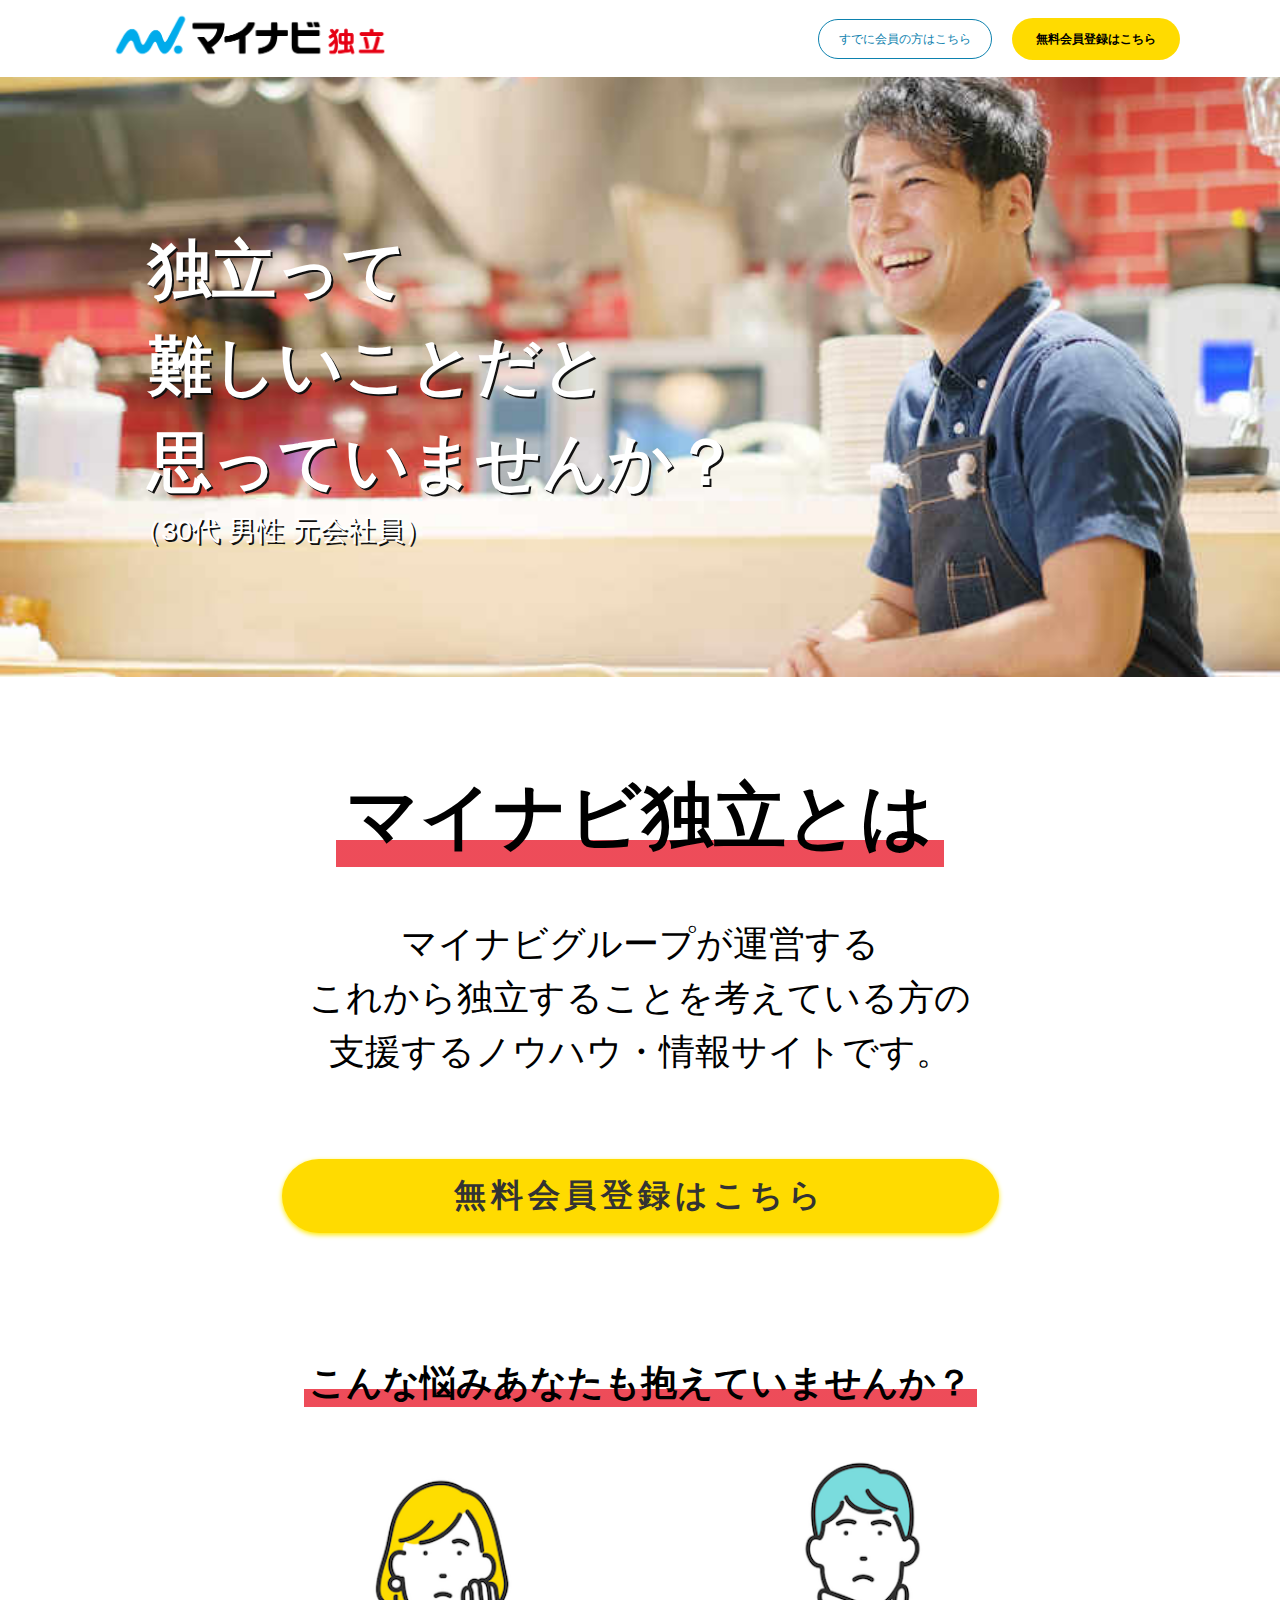
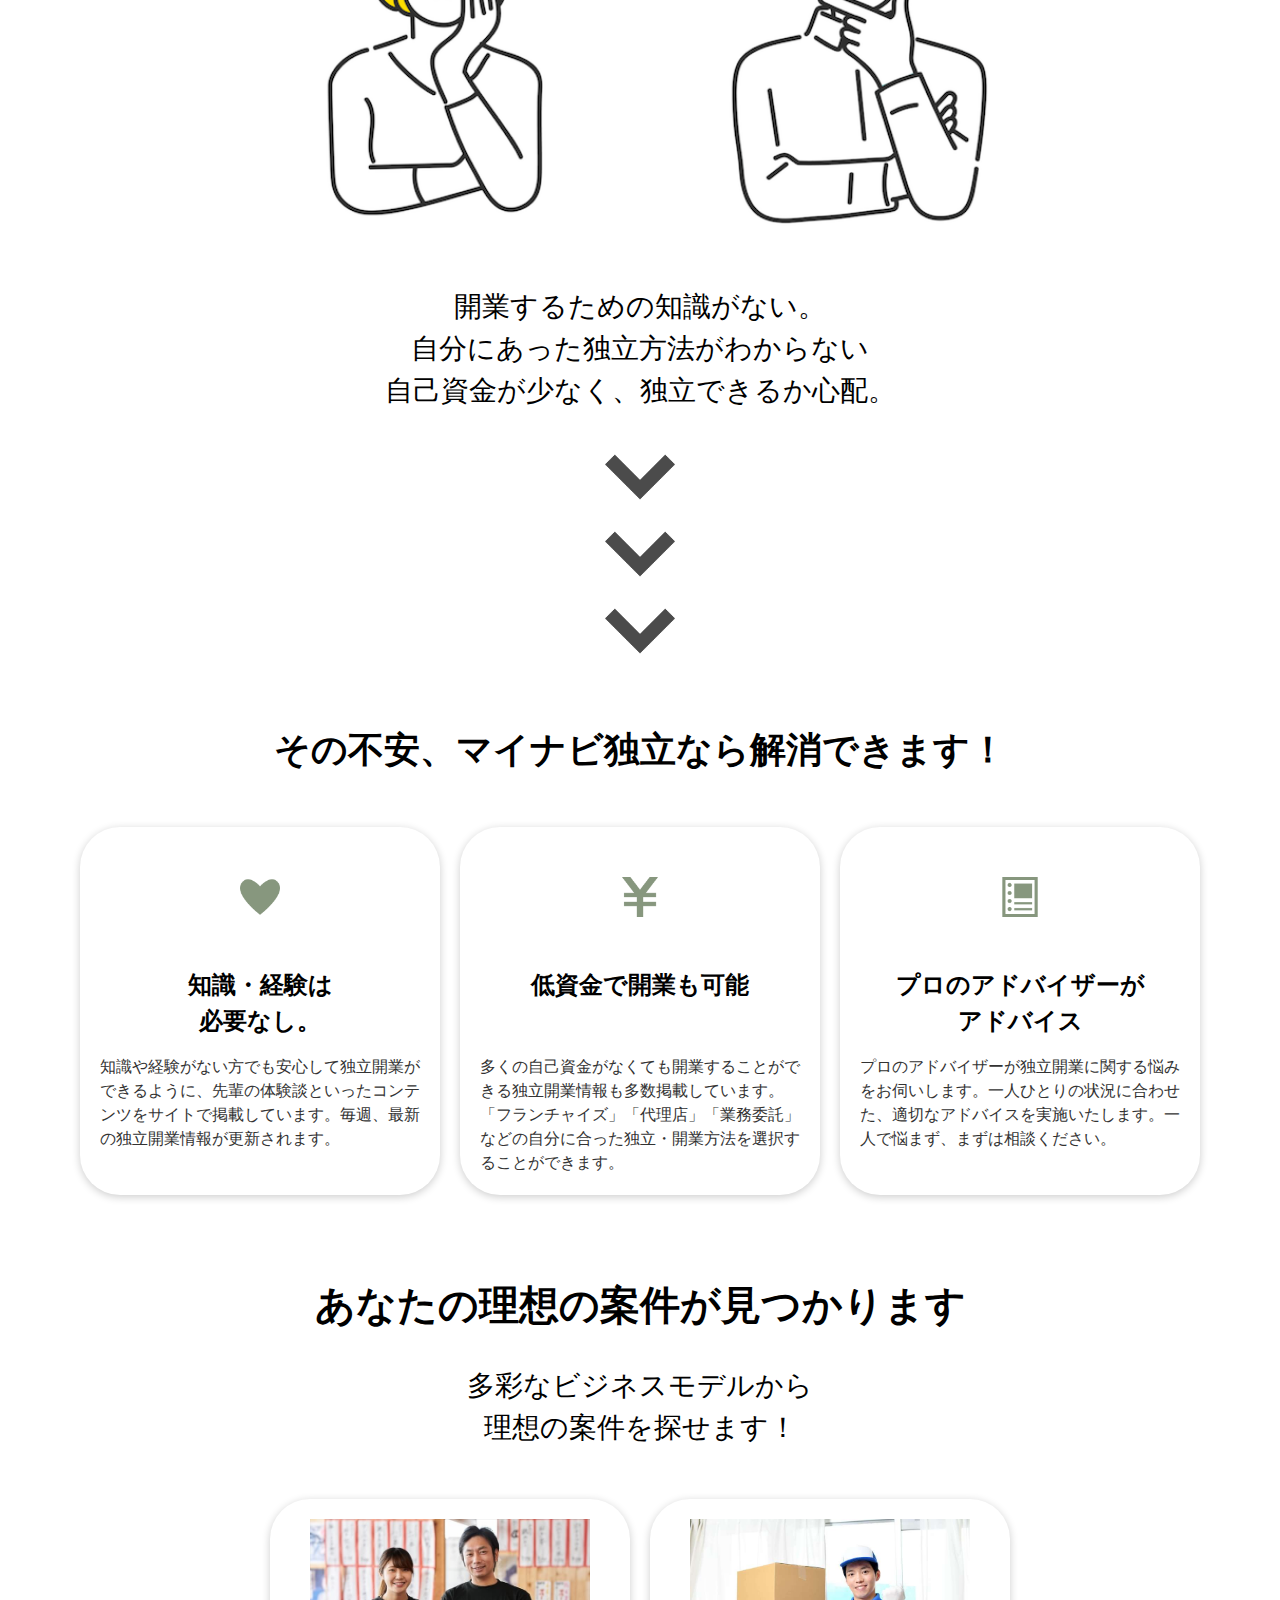
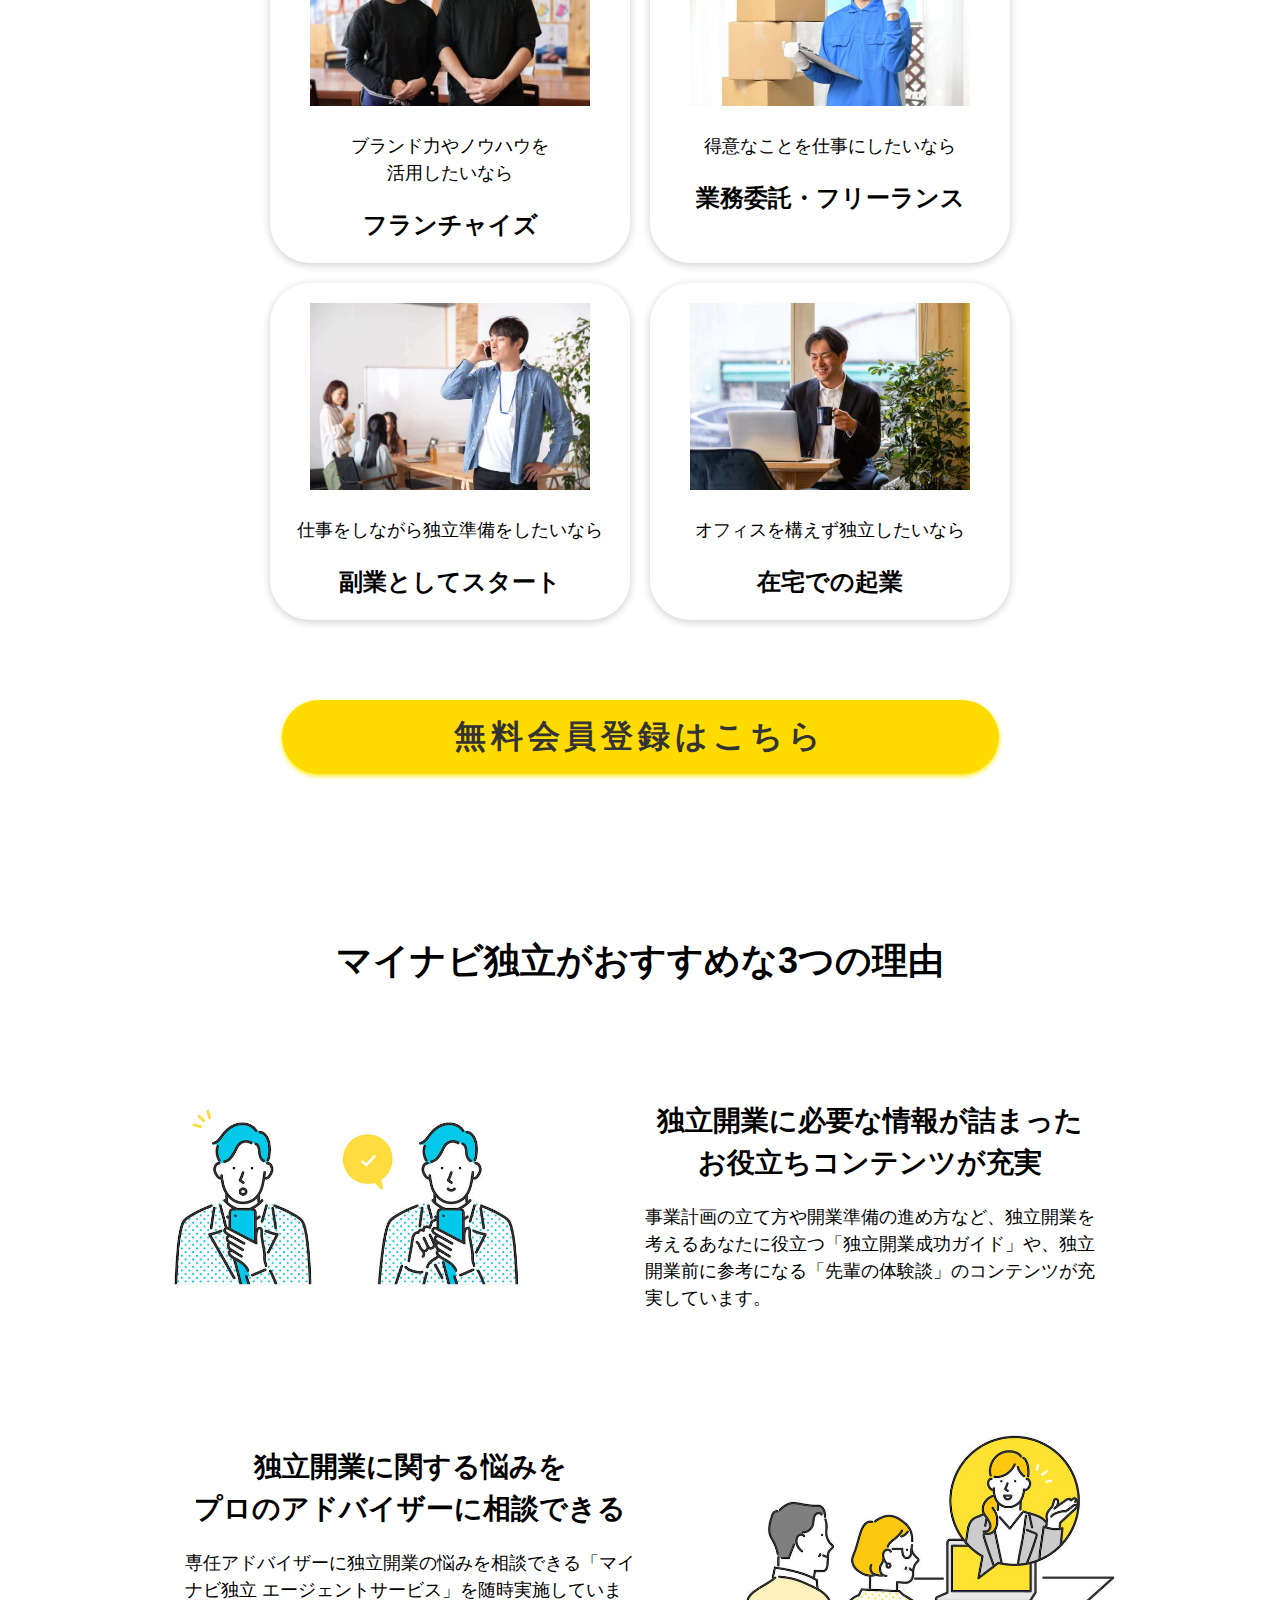
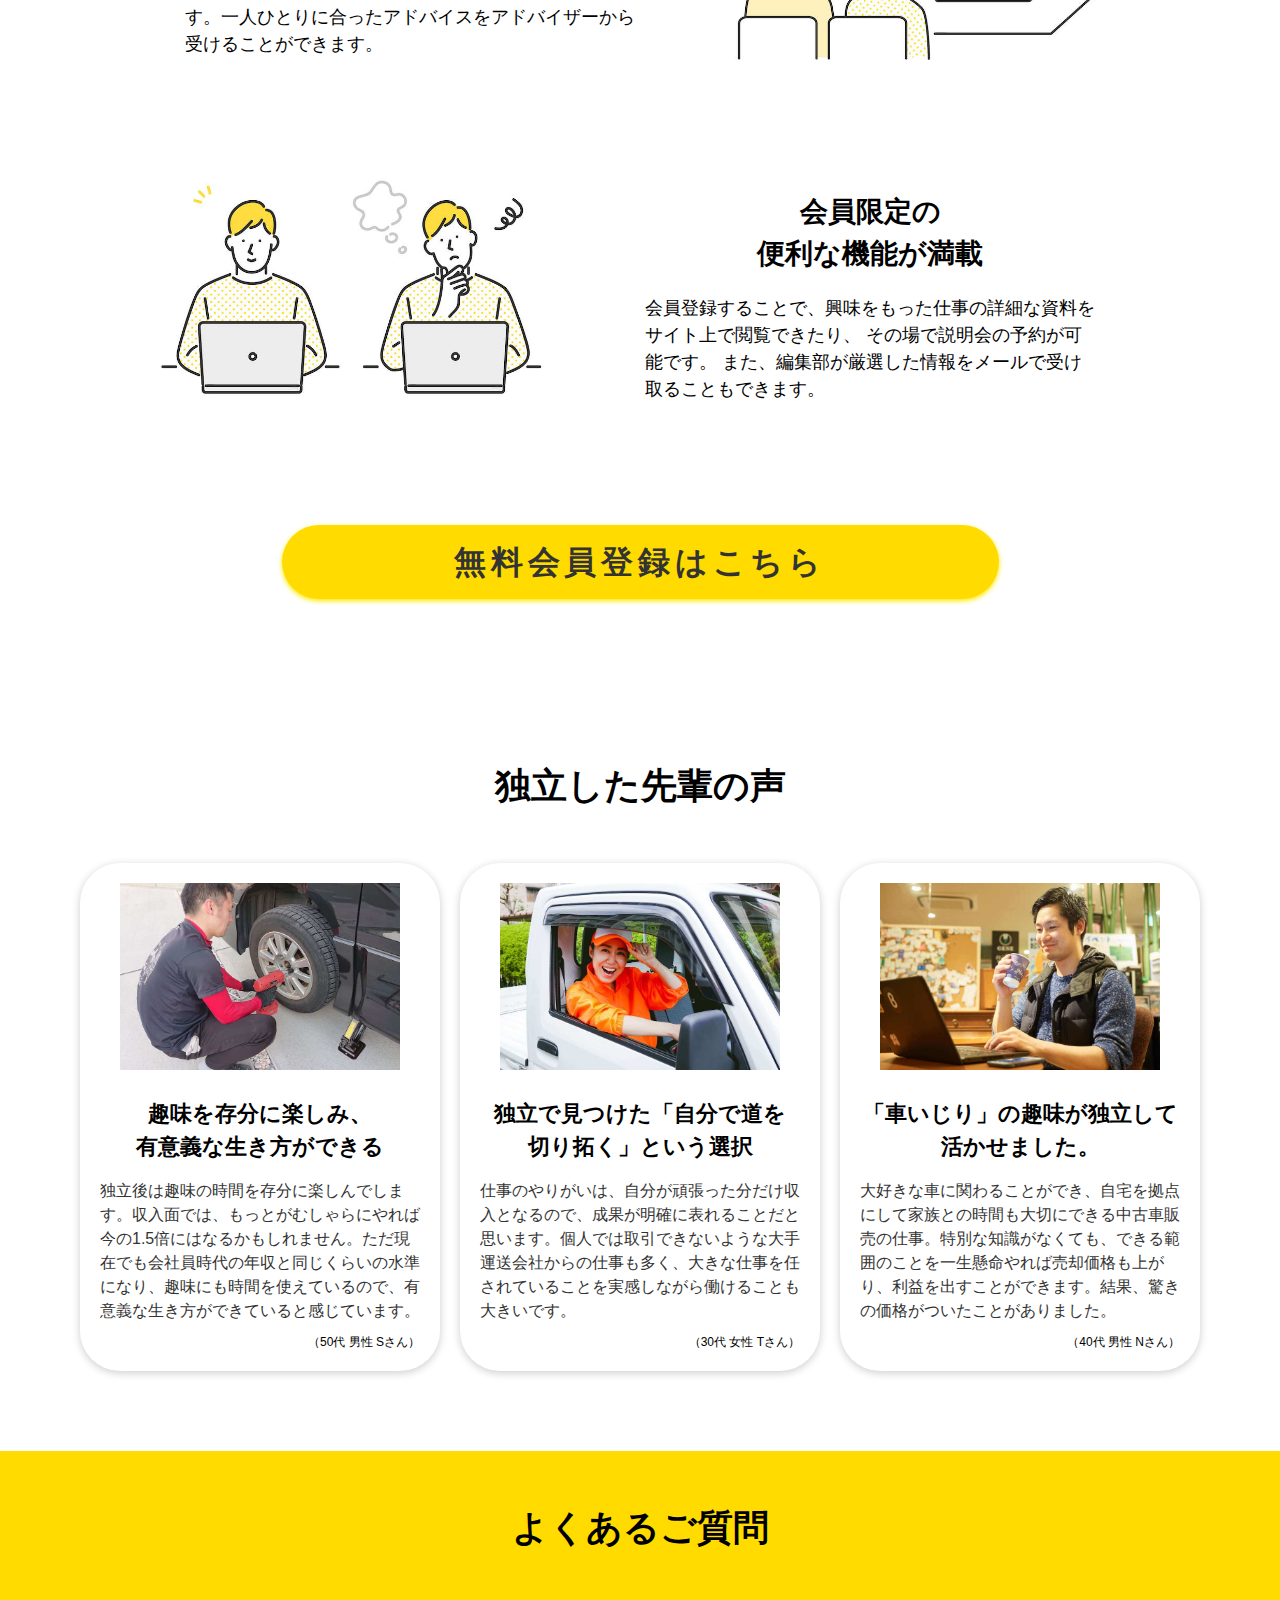
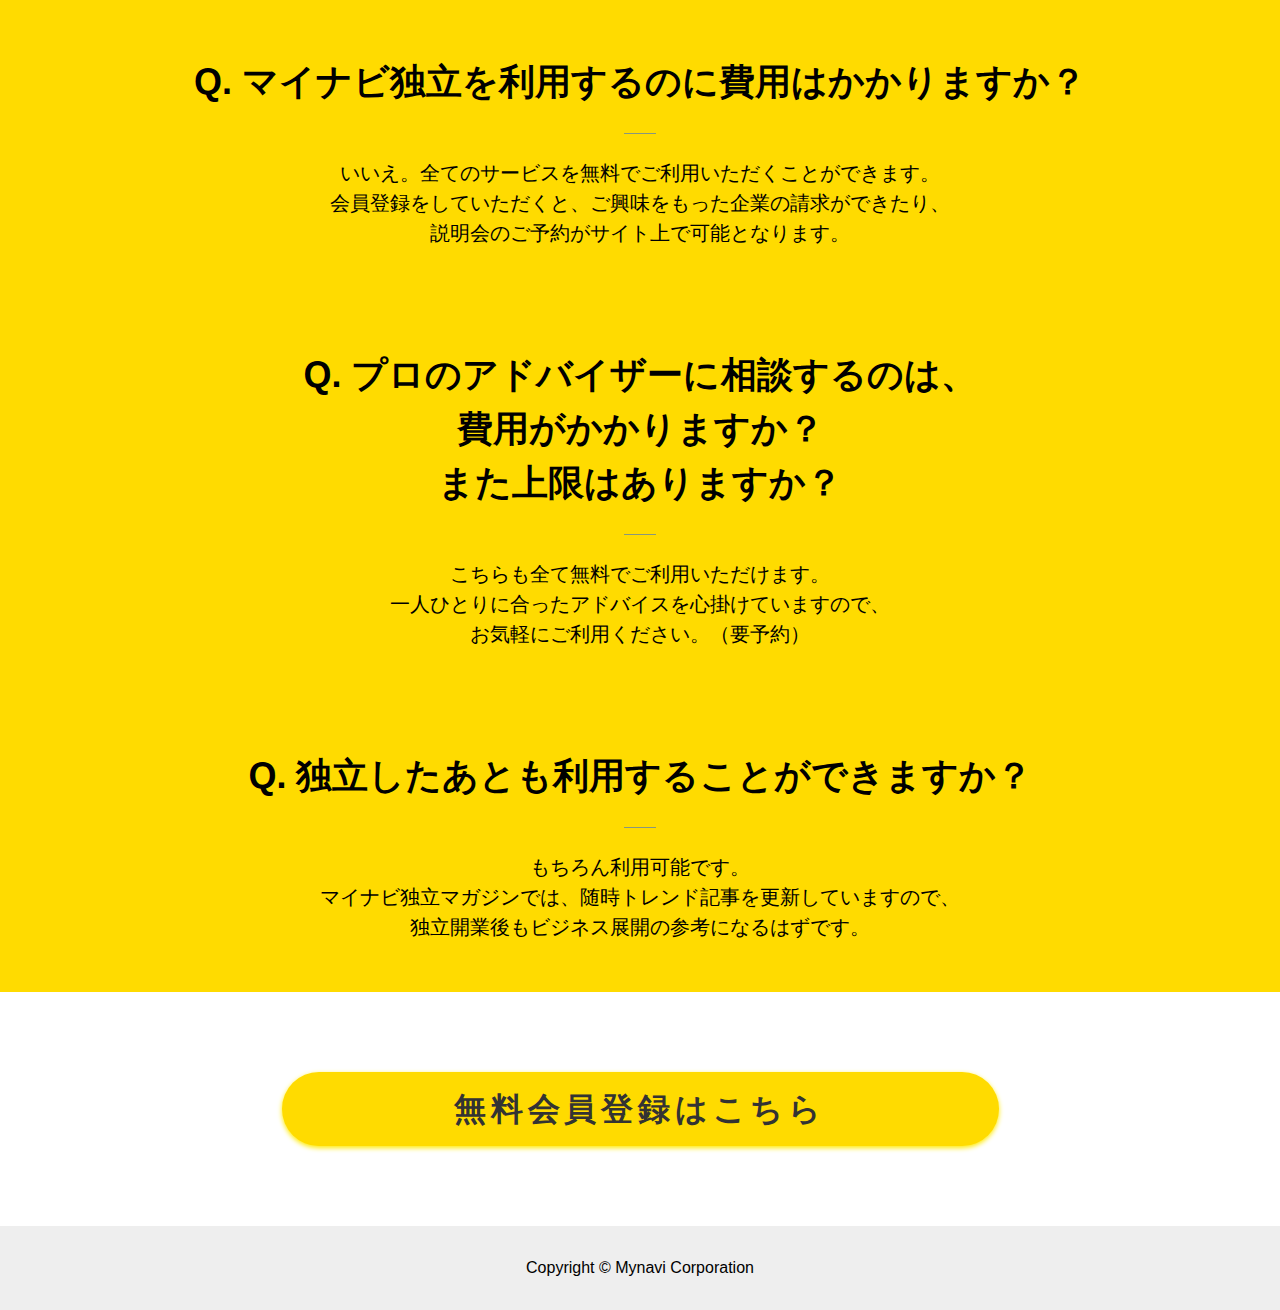
<file: index.html>
<!DOCTYPE html>
<html lang="ja">
<head>
    <!-- Google Tag Manager -->
    <script>(function(w,d,s,l,i){w[l]=w[l]||[];w[l].push({'gtm.start':
    new Date().getTime(),event:'gtm.js'});var f=d.getElementsByTagName(s)[0],
    j=d.createElement(s),dl=l!='dataLayer'?'&l='+l:'';j.async=true;j.src=
    'https://www.googletagmanager.com/gtm.js?id='+i+dl;f.parentNode.insertBefore(j,f);
    })(window,document,'script','dataLayer','GTM-NZ5RBD');</script>
    <!-- End Google Tag Manager -->
    
    <meta charset="UTF-8">
    <meta http-equiv="X-UA-Compatible" content="IE=edge">
    <meta name="viewport" content="width=device-width, initial-scale=1.0">
    <title>理想の独立・開業・起業を探すなら【マイナビ独立】</title>
    <meta name="description" content="国内最大級の案件数で、独立開業／フランチャイズ／業務委託／起業／個人事業主などの案件情報が多数。これから独立したい人のための起業の流れがわかる情報コンテンツや無料の相談窓口などあり。無料会員登録でマイナビ独立限定情報をお届け。">
    <meta name=”keywords” content=”独立,業務委託,起業,開業,独立開業,副業,個人事業,脱サラ”>
    <link rel="stylesheet" href="css/reset.css">
    <link rel="stylesheet" href="css/style.css">
    <script src="https://code.jquery.com/jquery-3.6.0.min.js" integrity="sha256-/xUj+3OJU5yExlq6GSYGSHk7tPXikynS7ogEvDej/m4=" crossorigin="anonymous"></script>
</head>
<body>
    <!-- Google Tag Manager (noscript) -->
    <noscript><iframe src="https://www.googletagmanager.com/ns.html?id=GTM-NZ5RBD"
    height="0" width="0" style="display:none;visibility:hidden"></iframe></noscript>
    <!-- End Google Tag Manager (noscript) -->
    
    <header class="header">
        <div class="header-logo">
            <img src="./img/logo.png" alt="マイナビ独立">
        </div>
        <div class="header-btn">
            <div class="header-already">
                <a href="https://dokuritsu.mynavi.jp/">
                    すでに会員の方はこちら
                </a>
            </div>
            <div class="header-register">
                <a href="https://dokuritsu.mynavi.jp/signup?ec=pr_1001">
                    無料会員登録はこちら
                </a>
            </div>
        </div>
    </header>
    <main>
        <section class="top">
            <!--
            <div class="top-img">
                <img src="./img/top-uncle.png" alt="">
            </div>
            -->
            <div class="top-text">
                <!--
                <div class="top-theme">
                    <div class="top-theme-item">
                        豊富な情報
                    </div>
                    <div class="top-theme-item">
                        豊富な案件
                    </div>
                    <div class="top-theme-item">
                        無料相談
                    </div>
                </div>
                -->
                <div class="top-title">
                    独立って<br>難しいことだと<br>思っていませんか？
                    <br>
                </div>
                <div class="top-title-name">（30代 男性 元会社員）</div>
                <!--
                <div class="top-message">
                    豊富な案件情報と<br class="_tab">ノウハウであなたをサポート！
                </div>
                -->
            </div>
        </section>
        <section class="about">
            <div class="about-title">
                マイナビ独立とは
            </div>
            <div class="about-text">
                マイナビグループが運営する<br>
                これから独立することを<br class="_sp">考えている方の<br>
                支援するノウハウ・<br class="_sp">情報サイトです。
            </div>
            <div class="last-btn">
                <a href="https://dokuritsu.mynavi.jp/signup?ec=pr_1001">
                    無料会員登録はこちら
                </a>
            </div>
        </section>
        <section class="worry">
            <div class="worry-title worry-title-pc">
                こんな悩みあなたも<br class="_sp">抱えていませんか？
            </div>
            <div class="worry-title worry-title-sp">
                こんな悩みあなたも<br>
            </div>
            <br>
            <div class="worry-title worry-title-sp">
                抱えていませんか？
            </div>
            <div class="worry-area">
                <div class="worry-uncle">
                    <img src="./img/worry.png" alt="">
                </div>
                <div class="worry-message">
                    開業するための知識がない。<br>
                    自分にあった独立方法がわからない<br>
                    自己資金が少なく、<br class="_sp">独立できるか心配。
                </div>
                <div class="worry-arrow">
                    <img src="./img/arrow-under.png" alt="">
                </div>
                <div class="worry-arrow">
                    <img src="./img/arrow-under.png" alt="">
                </div>
                <div class="worry-arrow">
                    <img src="./img/arrow-under.png" alt="">
                </div>
            </div>
        </section>
        <section class="relief">
            <div class="relief-title">
                その不安、マイナビ独立なら<br class="_sp">解消できます！
            </div>
            <ul class="relief-list">
                <li class="relief-item">
                    <div class="relief-item-img">
                        <img src="./img/relief01.png" alt="">
                    </div>
                    <div class="relief-item-title">
                        知識・経験は<br>必要なし。
                    </div>
                    <div class="relief-item-text">
                        知識や経験がない方でも安心して独立開業ができるように、先輩の体験談といったコンテンツをサイトで掲載しています。毎週、最新の独立開業情報が更新されます。
                    </div>
                </li>
                <li class="relief-item">
                    <div class="relief-item-img">
                        <img src="./img/relief02.png" alt="">
                    </div>
                    <div class="relief-item-title">
                        低資金で開業も可能
                        <br><br>
                    </div>
                    <div class="relief-item-text">
                        多くの自己資金がなくても開業することができる独立開業情報も多数掲載しています。「フランチャイズ」「代理店」「業務委託」などの自分に合った独立・開業方法を選択することができます。
                    </div>
                </li>
                <li class="relief-item">
                    <div class="relief-item-img">
                        <img src="./img/relief03.png" alt="">
                    </div>
                    <div class="relief-item-title">
                        プロのアドバイザーが<br>アドバイス
                    </div>
                    <div class="relief-item-text">
                        プロのアドバイザーが独立開業に関する悩みをお伺いします。一人ひとりの状況に合わせた、適切なアドバイスを実施いたします。一人で悩まず、まずは相談ください。
                    </div>
                </li>
            </ul>
        </section>
        <section class="appeal">
            <div class="appeal-title">
                あなたの理想の案件が<br class="_sp">見つかります
            </div>
            <div class="appeal-text">
                多彩なビジネスモデルから<br>
                理想の案件を探せます！
            </div>
        </section>
        <section class="matter">
            <!--
            <div class="matter-title">
                初めてでも大丈夫！<br class="_sp"><span>ご安心</span>ください。
            </div>
            -->
            <ul class="matter-list">
                <li class="matter-item">
                    <div class="matter-item-img">
                        <img src="./img/matter01.jpg" alt="">
                    </div>
                    <div class="matter-item-text">
                        ブランド力やノウハウを<br>活用したいなら
                    </div>
                    <div class="matter-item-title">
                        フランチャイズ
                    </div>
                </li>
                <li class="matter-item">
                    <div class="matter-item-img">
                        <img src="./img/matter02.jpg" alt="">
                    </div>
                    <div class="matter-item-text">
                        得意なことを仕事にしたいなら
                    </div>
                    <div class="matter-item-title">
                        業務委託・フリーランス
                    </div>
                </li>
                <li class="matter-item">
                    <div class="matter-item-img">
                        <img src="./img/matter03.jpg" alt="">
                    </div>
                    <div class="matter-item-text">
                        仕事をしながら独立準備を<br class="_sp">したいなら
                    </div>
                    <div class="matter-item-title">
                        副業としてスタート
                    </div>
                </li>
                <li class="matter-item">
                    <div class="matter-item-img">
                        <img src="./img/matter04.jpg" alt="">
                    </div>
                    <div class="matter-item-text">
                        オフィスを構えず独立したいなら
                    </div>
                    <div class="matter-item-title">
                        在宅での起業
                    </div>
                </li>
            </ul>
            <div class="last-btn">
                <a href="https://dokuritsu.mynavi.jp/signup?ec=pr_1001">
                    無料会員登録はこちら
                </a>
            </div>
        </section>
        <section class="reason">
            <div class="reason-title">
                マイナビ独立が<br class="_sp">おすすめな<br class="_sp">3つの理由
            </div>
            <ul class="reason-list">
                <li class="reason-item">
                    <div class="reason-item-img">
                        <img src="./img/reason01.jpg" alt="">
                    </div>
                    <div class="reason-item-text">
                        <!--
                        <div class="reason-item-text-number">
                            理由1
                        </div>
                        -->
                        <div class="reason-item-text-title">
                            独立開業に必要な情報<br class="_sp">が詰まった<br>
                            お役立ちコンテンツ<br class="_sp">が充実
                        </div>
                        <p>
                            事業計画の立て方や開業準備の進め方など、独立開業を考えるあなたに役立つ「独立開業成功ガイド」や、独立開業前に参考になる「先輩の体験談」のコンテンツが充実しています。
                        </p>
                    </div>
                </li>
                <li class="reason-item">
                    <div class="reason-item-img">
                        <img src="./img/reason02.jpg" alt="">
                    </div>
                    <div class="reason-item-text">
                        <!--
                        <div class="reason-item-text-number">
                            理由2
                        </div>
                        -->
                        <div class="reason-item-text-title">
                            独立開業に関する<br class="_sp">悩みを<br>プロのアドバイザーに相談できる
                        </div>
                        <p>
                            専任アドバイザーに独立開業の悩みを相談できる「マイナビ独立 エージェントサービス」を随時実施しています。一人ひとりに合ったアドバイスをアドバイザーから受けることができます。
                        </p>
                    </div>
                </li>
                <li class="reason-item">
                    <div class="reason-item-img">
                        <img src="./img/reason03.jpg" alt="">
                    </div>
                    <div class="reason-item-text">
                        <!--
                        <div class="reason-item-text-number">
                            理由3
                        </div>
                        -->
                        <div class="reason-item-text-title">
                            会員限定の<br>便利な機能が満載
                        </div>
                        <p>
                            会員登録することで、興味をもった仕事の詳細な資料をサイト上で閲覧できたり、
                            その場で説明会の予約が可能です。
                            また、編集部が厳選した情報をメールで受け取ることもできます。
                        </p>
                    </div>
                </li>
            </ul>
            <div class="last-btn">
                <a href="https://dokuritsu.mynavi.jp/signup?ec=pr_1001">
                    無料会員登録はこちら
                </a>
            </div>
        </section>
        <section class="voice">
            <div class="voice-title">
                独立した先輩の声
            </div>
            <ul class="voice-list">
                <li class="voice-item">
                    <div class="voice-item-img">
                        <img src="./img/voice01.jpg" alt="">
                    </div>
                    <div class="voice-item-title">
                        趣味を存分に楽しみ、<br>有意義な生き方ができる
                    </div>
                    <div class="voice-item-text">
                        独立後は趣味の時間を存分に楽しんでします。収入面では、もっとがむしゃらにやれば今の1.5倍にはなるかもしれません。ただ現在でも会社員時代の年収と同じくらいの水準になり、趣味にも時間を使えているので、有意義な生き方ができていると感じています。
                    </div>
                    <div class="voice-item-name">
                        （50代 男性 Sさん）
                    </div>
                </li>
                <li class="voice-item">
                    <div class="voice-item-img">
                        <img src="./img/voice02.jpg" alt="">
                    </div>
                    <div class="voice-item-title">
                        独立で見つけた「自分で道を<br>切り拓く」という選択
                    </div>
                    <div class="voice-item-text">
                        仕事のやりがいは、自分が頑張った分だけ収入となるので、成果が明確に表れることだと思います。個人では取引できないような大手運送会社からの仕事も多く、大きな仕事を任されていることを実感しながら働けることも大きいです。
                    </div>
                    <div class="voice-item-name">
                        （30代 女性 Tさん）
                    </div>
                </li>
                <li class="voice-item">
                    <div class="voice-item-img">
                        <img src="./img/voice03.jpg" alt="">
                    </div>
                    <div class="voice-item-title">
                        「車いじり」の趣味が独立して<br>活かせました。
                    </div>
                    <div class="voice-item-text">
                        大好きな車に関わることができ、自宅を拠点にして家族との時間も大切にできる中古車販売の仕事。特別な知識がなくても、できる範囲のことを一生懸命やれば売却価格も上がり、利益を出すことができます。結果、驚きの価格がついたことがありました。
                    </div>
                    <div class="voice-item-name">
                        （40代 男性 Nさん）
                    </div>
                </li>
            </ul>
        </section>
        <section class="faq">
            <div class="faq-title">
                よくあるご質問
            </div>
            <div class="faq-list">
                <div class="faq-item faq-item-q">
                    <div class="faq-item-right faq-item-right-q">
                        Q. マイナビ独立を利用するのに<br class="_sp">費用はかかりますか？
                    </div>
                </div>
                <div class="faq-item-line"></div>
                <div class="faq-item faq-item-a">
                    <div class="faq-item-right">
                        いいえ。全てのサービスを無料でご利用いただくことができます。<br>
                        会員登録をしていただくと、ご興味をもった企業の請求ができたり、<br class="_pc">説明会のご予約がサイト上で可能となります。
                    </div>
                </div>
                <div class="faq-item faq-item-q">
                    <div class="faq-item-right faq-item-right-q">
                        Q. プロのアドバイザーに<br class="_sp">相談するのは、<br>費用がかかりますか？<br>また上限はありますか？
                    </div>
                </div>
                <div class="faq-item-line"></div>
                <div class="faq-item faq-item-a">
                    <div class="faq-item-right">
                        こちらも全て無料でご利用いただけます。<br>一人ひとりに合ったアドバイスを心掛けていますので、<br class="_pc">お気軽にご利用ください。（要予約）
                    </div>
                </div>
                <div class="faq-item faq-item-q">
                    <div class="faq-item-right faq-item-right-q">
                        Q. 独立したあとも利用する<br class="_sp">ことができますか？
                    </div>
                </div>
                <div class="faq-item-line"></div>
                <div class="faq-item faq-item-a">
                    <div class="faq-item-right">
                        もちろん利用可能です。<br>マイナビ独立マガジンでは、随時トレンド記事を更新していますので、<br class="_pc">独立開業後もビジネス展開の参考になるはずです。
                    </div>
                </div>
            </div>
        </section>
        <div class="last-btn">
            <a href="https://dokuritsu.mynavi.jp/signup?ec=pr_1001">
                無料会員登録はこちら
            </a>
        </div>
    </main>

    <footer class="footer">
        <p class="copyright">Copyright © Mynavi Corporation</p>
    </footer>
</body>
</html>
</file>
<file: css/style.css>
@charset "UTF-8";

.header {
  display: flex;
  align-items: center;
  justify-content: space-between;
}
@media print, screen and (max-width: 768px) {
  .header {
    padding: 10px;
  }
}
.header-logo {
  width: 300px;
  margin-left: 100px;
}
.header-btn {
  display: flex;
  align-items: center;
  justify-content: center;
  margin-right: 100px;
}
.header-register {
  font-size: 12px;
  font-weight: 700;
  background-color: #ffdb00;
  color: #fff;
  border-radius: 80px;
}
.header-register a {
  width: 100%;
  height: 100%;
  display: block;
  padding: 12px 24px;
}
.header-already {
  font-size: 12px;
  border-radius: 80px;
  border: 1px solid #0c81ae;
  margin-right: 20px;
}
.header-already a {
  color: #0c81ae;
  width: 100%;
  height: 100%;
  display: block;
  padding: 10px 20px;
}
@media print, screen and (max-width: 1040px) and (min-width: 769px) {
  .header-logo {
    margin-left: 50px;
  }
  .header-btn {
    margin-right: 50px;
  }
}
@media print, screen and (max-width: 768px) {
  .header-logo {
    margin-left: 20px;
    width: 150px;
  }
  .header-btn {
    margin-right: 20px;
  }
  .header-register {
    display: none;
  }
  .header-already {
    font-size: 12px;
    padding: 0px;
    margin: 0;
  }
}

.top {
  background-image: url(../img/top-back.jpg);
  /*background: linear-gradient(
      135deg,
      rgba(13, 174, 236, 0.9),
      rgba(13, 174, 236, 0.9)
    ),
    url(../img/top-back.jpg);*/
  background-size: cover;
  background-repeat: no-repeat;
  background-position: center;
  width: 100%;
  height: 600px;
  position: relative;
}
@media print, screen and (max-width: 768px) {
  .top {
    height: 500px;
  }
}
.top-img {
  width: 300px;
  position: absolute;
  top: 50%;
  left: 75%;
  transform: translate(-50%, -50%);
  -webkit-transform: translate(-50%, -50%);
  -ms-transform: translate(-50%, -50%);
}
@media print, screen and (max-width: 768px) {
  .top-img {
    width: 180px;
    top: 65%;
  }
}
.top-text {
  width: 630px;
  position: absolute;
  top: 50%;
  left: 35%;
  transform: translate(-50%, -50%);
  -webkit-transform: translate(-50%, -50%);
  -ms-transform: translate(-50%, -50%);
}
@media print, screen and (max-width: 1080px) {
  .top-text {
    width: 500px;
  }
}
@media print, screen and (max-width: 768px) {
  .top-text {
    width: 95%;
    max-width: 400px;
    left: 50%;
    transform: translate(-50%, -50%);
    -webkit-transform: translate(-50%, -50%);
    -ms-transform: translate(-50%, -50%);
  }
}
.top-theme {
  display: flex;
  align-items: center;
  justify-content: center;
  width: 500px;
  margin-left: auto;
  margin-right: auto;
}
@media print, screen and (max-width: 768px) {
  .top-theme {
    width: 300px;
    flex-wrap: wrap;
  }
}
.top-theme-item {
  font-size: 20px;
  font-weight: bold;
  position: relative;
  z-index: 1;
  text-align: center;
  margin: 0 auto;
  width: 140px;
  color: #e60013;
}
@media print, screen and (max-width: 768px) {
  .top-theme-item:nth-child(n + 3) {
    margin-top: 10px;
  }
}
.top-theme-item::before {
  transform: skewX(-30deg);
  content: ""; /*ボックスを作る*/
  position: absolute; /*ポジションで中央に配置*/
  top: 0;
  bottom: 0;
  left: 0;
  right: 0;
  z-index: -1; /* 親要素の後ろに来るように-1 */
  background-color: #fcff00;
}
.top-title {
  font-size: 64px;
  font-weight: 900;
  color: #fff;
  text-shadow: 2px 2px 0 #111;
  margin-left: auto;
  margin-right: auto;
  margin-top: 20px;
  width: 600px;
}
@media print, screen and (max-width: 1080px) {
  .top-title {
    font-size: 54px;
    width: 500px;
  }
}
@media print, screen and (max-width: 768px) {
  .top-title {
    font-size: 28px;
    width: 260px;
    margin-left: 10px;
  }
}
.top-title-name {
  font-size: 28px;
  font-weight: 500;
  color: #fff;
  text-shadow: 2px 2px 0 #111;
}
.top-message {
  color: #e60013;
  font-size: 28px;
  font-weight: bold;
  /*text-decoration: underline;*/
  font-style: italic;
  /*text-shadow: 2px 2px 0 #fcff00;*/

  margin-top: 30px;
}
@media print, screen and (min-width: 1081px) {
  .top-message {
    padding-bottom: 3px;
    border-bottom: 3px solid #e60013;
    display: inline-block;
  }
}
@media print, screen and (max-width: 1080px) {
  .top-message {
    width: 400px;
    margin-left: auto;
    margin-right: auto;
  }
}
@media print, screen and (max-width: 768px) {
  .top-message {
    width: 340px;
    font-size: 24px;
  }
}

.about {
  margin-top: 100px;
  text-align: center;
}
.about-title {
  font-size: 72px;
  font-weight: 700;
  text-align: center;
  line-height: 1.1;
  display: inline-block;
  padding: 0 10px 10px;
  background: linear-gradient(transparent 70%, rgb(230, 0, 19, 0.7) 0%);
}
.about-text {
  font-size: 36px;
  font-weight: 400;
  text-align: center;
  margin-top: 50px;
}
.about-btn {
  font-size: 16px;
  font-weight: 700;
  font-family: "Josefin Sans", "ヒラギノ角ゴ ProN W3",
    "Hiragino Kaku Gothic ProN", Meiryo, メイリオ, HelveticaNeue, Helvetica,
    arial, sans-serif;
  padding: 12px 24px;
  margin-top: 50px;
  width: 470px;
  background-color: #ffdb00;
  margin-left: auto;
  margin-right: auto;
  border-radius: 80px;
  text-align: center;
}
.about-btn a {
  width: 100%;
  height: 100%;
  display: block;
}
@media print, screen and (max-width: 768px) {
  .about {
    margin-top: 50px;
  }
  .about-title {
    font-size: 44px;
    padding: 0 5px 0px;
    background: linear-gradient(transparent 70%, rgb(230, 0, 19, 0.7) 0%);
  }
  .about-text {
    font-size: 24px;
    margin-top: 30px;
  }
  .about-btn {
    width: 300px;
    margin-top: 30px;
  }
}

.appeal {
  text-align: center;
  margin-top: 80px;
}
@media print, screen and (max-width: 768px) {
  .appeal {
    margin-top: 50px;
  }
}
.appeal-title {
  font-size: 40px;
  font-weight: bold;
  position: relative;
  /*width: 460px;*/
  display: inline-block;
  text-align: center;
}
@media print, screen and (max-width: 768px) {
  .appeal-title {
    font-size: 28px;
  }
}
.appeal-text {
  font-size: 28px;
  text-align: center;
  margin-top: 30px;
}
@media print, screen and (max-width: 768px) {
  .appeal-text {
    font-size: 20px;
  }
}

@media print, screen and (max-width: 1040px) and (min-width: 769px) {
  .cv-area {
    margin: 0 auto 6.7307vw;
  }
}
@media print, screen and (min-width: 769px) {
  .cv-area {
    margin: 70px auto 70px;
  }
}
@media print, screen and (max-width: 768px) {
  .cv-area {
    margin: 50px auto;
  }
}

.cv-title {
  font-weight: 700;
  text-align: center;
}
@media print, screen and (max-width: 1040px) and (min-width: 769px) {
  .cv-title {
    font-size: 3.0769vw;
    margin-bottom: 1.8269vw;
  }
}
@media print, screen and (min-width: 769px) {
  .cv-title {
    font-size: 32px;
    margin-bottom: 19px;
  }
}
@media print, screen and (max-width: 768px) {
  .cv-title {
    font-size: 20px;
    margin-bottom: 19px;
  }
}

.cv-title:before {
  content: "";
  display: inline-block;
  transform: rotate(150deg);
  border-right: 3px solid #000;
}
@media print, screen and (max-width: 1040px) and (min-width: 769px) {
  .cv-title:before {
    width: 1.4423vw;
    height: 3.2692vw;
  }
}
@media print, screen and (min-width: 769px) {
  .cv-title:before {
    width: 15px;
    height: 34px;
  }
}

.cv-title:after {
  content: "";
  display: inline-block;
  transform: rotate(-150deg);
  border-left: 3px solid #000;
}
@media print, screen and (max-width: 1040px) and (min-width: 769px) {
  .cv-title:after {
    width: 0.9615vw;
    height: 3.2692vw;
  }
}
@media print, screen and (min-width: 769px) {
  .cv-title:after {
    width: 10px;
    height: 34px;
  }
}

.cv-btn {
  display: flex;
  position: relative;
  margin: 0 auto;
  background-color: #05cf28;
  color: #fff;
  align-items: center;
  font-weight: 700;
}
@media print, screen and (min-width: 769px) {
  .cv-btn {
    width: 890px;
    height: 120px;
    border-radius: 20px;
    border-bottom: solid 10px #009c1b;
    font-size: 68px;
    letter-spacing: 4px;
  }
}
@media print, screen and (max-width: 1040px) and (min-width: 769px) {
  .cv-btn {
    width: 85.5769vw;
    height: 11.5384vw;
    border-radius: 1.923vw;
    border-bottom: solid 0.9615vw #009c1b;
    font-size: 6.5384vw;
    letter-spacing: 0.3846vw;
  }
}
@media print, screen and (max-width: 768px) {
  .cv-btn {
    width: 89.3333vw;
    height: 16vw;
    border-radius: 2.6666vw;
    border-bottom: solid 1.3333vw #009c1b;
    font-size: 8.6666vw;
    letter-spacing: 0.5333vw;
  }
}

.cv-btn:before {
  content: "";
  position: absolute;
  border-radius: 50%;
  background: #fff;
  top: 50%;
}
@media print, screen and (max-width: 1040px) and (min-width: 769px) {
  .cv-btn:before {
    width: 5.7692vw;
    height: 5.7692vw;
    right: 2.8846vw;
    margin-top: -2.8846vw;
  }
}
@media print, screen and (min-width: 769px) {
  .cv-btn:before {
    width: 60px;
    height: 60px;
    right: 30px;
    margin-top: -30px;
  }
}
@media print, screen and (max-width: 768px) {
  .cv-btn:before {
    width: 6.1333vw;
    height: 6.1333vw;
    right: 2.9333vw;
    margin-top: -3.0666vw;
  }
}

.cv-btn:after {
  content: "";
  position: absolute;
  box-sizing: border-box;
  top: 50%;
}
@media print, screen and (max-width: 1040px) and (min-width: 769px) {
  .cv-btn:after {
    width: 2.2115vw;
    height: 1.25vw;
    margin-top: -1.25vw;
    right: 3.0769vw;
    border: 1.25vw solid transparent;
    border-left: 2.2115vw solid #05c827;
  }
}
@media print, screen and (min-width: 769px) {
  .cv-btn:after {
    width: 23px;
    height: 13px;
    margin-top: -13px;
    right: 32px;
    border: 13px solid transparent;
    border-left: 23px solid #05c827;
  }
}
@media print, screen and (max-width: 768px) {
  .cv-btn:after {
    width: 2.2666vw;
    height: 1.3333vw;
    margin-top: -1.3333vw;
    right: 3.2vw;
    border: 1.3333vw solid transparent;
    border-left: 2.2666vw solid #05c827;
  }
}

.cv-now {
  display: flex;
  background-color: #fff;
  color: #05cf28;
  font-weight: 700;
  align-items: center;
  justify-content: center;
  letter-spacing: normal;
}
@media print, screen and (max-width: 1040px) and (min-width: 769px) {
  .cv-now {
    width: 13.6538vw;
    height: 7.0192vw;
    margin: 0 1.4423vw 0 10.4807vw;
    border-radius: 3.4615vw;
    font-size: 3.2692vw;
  }
}
@media print, screen and (min-width: 769px) {
  .cv-now {
    width: 142px;
    height: 73px;
    margin: 0 15px 0 109px;
    border-radius: 36px;
    font-size: 34px;
  }
}
@media print, screen and (max-width: 768px) {
  .cv-now {
    width: 18vw;
    height: 8.9333vw;
    margin: 0 1.3333vw 0 2.6666vw;
    border-radius: 4.3999vw;
    font-size: 4.5333vw;
  }
}

.yellow {
  color: #fcff00;
}

.worry {
  padding-top: 50px;
  padding-bottom: 50px;
  margin-top: 50px;
  text-align: center;
}
.worry-title {
  font-size: 36px;
  font-weight: bold;
  text-align: center;
  line-height: 1.1;
  display: inline-block;
  padding: 0 5px 5px;
  background: linear-gradient(transparent 60%, rgb(230, 0, 19, 0.7) 0%);
}
@media print, screen and (min-width: 769px) {
  .worry-title-sp {
    display: none;
  }
}
@media print, screen and (max-width: 768px) {
  .worry-title-pc {
    display: none;
  }
}

.worry-uncle {
  width: 66%;
  margin-left: auto;
  margin-right: auto;
  margin-top: 20px;
}
.worry-uncle img {
  text-align: center;
}
.worry-message {
  font-size: 28px;
  font-weight: 400;
  text-align: center;
  margin-top: 30px;
  margin-bottom: 30px;
}
.worry-arrow {
  width: 70px;
  margin-left: auto;
  margin-right: auto;
}
@media print, screen and (max-width: 768px) {
  .worry {
    margin-top: 0;
    padding-bottom: 30px;
  }
  .worry-title {
    font-size: 28px;
    line-height: 1.6;
    padding: 0 5px 0px;
    background: linear-gradient(transparent 65%, rgb(230, 0, 19, 0.7) 0%);
  }
  .worry-message {
    font-size: 20px;
  }
}

.arrow {
  margin-top: 50px;
  margin-bottom: 50px;
}
@media print, screen and (max-width: 768px) {
  .arrow {
    margin-top: 30px;
    margin-bottom: 30px;
  }
}
.arrow img {
  width: 70px;
  display: block;
  margin-left: auto;
  margin-right: auto;
}

.relief {
}
.relief-title {
  font-size: 36px;
  font-weight: bold;
  text-align: center;
}
@media print, screen and (max-width: 768px) {
  .relief-title {
    font-size: 28px;
  }
}

.relief-list {
  display: flex;
  align-items: stretch;
  justify-content: center;
  margin-top: 50px;
  margin-bottom: 50px;
}
@media print, screen and (max-width: 1040px) and (min-width: 769px) {
  .relief-list {
    flex-wrap: wrap;
  }
}
@media print, screen and (max-width: 768px) {
  .relief-list {
    display: block;
  }
}
.relief-item {
  width: 320px;
  padding: 20px;
  border-radius: 40px;
  box-shadow: 0px 2px 8px rgb(0 0 0 / 20%);
}
@media print, screen and (max-width: 768px) {
  .relief-item {
    width: 300px;
    margin-left: auto;
    margin-right: auto;
  }
}
.relief-item:nth-child(n + 2) {
  margin-left: 20px;
}
@media print, screen and (max-width: 1040px) and (min-width: 769px) {
  .relief-item:nth-child(2n) {
    margin-left: 20px;
  }
  .relief-item:nth-child(n + 3) {
    margin-top: 20px;
  }
}
@media print, screen and (max-width: 768px) {
  .relief-item:nth-child(n + 2) {
    margin-left: auto;
    margin-top: 20px;
  }
}

.relief-item-img {
  width: 100px;
  height: 100px;
  margin-left: auto;
  margin-right: auto;
  display: flex;
  align-items: center;
  justify-content: center;
}
.relief-item-img img {
  width: 40px;
  margin-left: auto;
  margin-right: auto;
}
.relief-item-title {
  font-size: 24px;
  font-weight: bold;
  margin-top: 20px;
  text-align: center;
}
.relief-item-text {
  font-size: 16px;
  font-weight: medium;
  color: #333;
  margin-top: 16px;
}

.matter {
  margin-top: 50px;
}
.matter-title {
  font-size: 36px;
  font-weight: bold;
  text-align: center;
}
@media print, screen and (max-width: 768px) {
  .matter-title {
    font-size: 23px;
  }
}
.matter-title span {
  font-size: 1.6em;
  color: #e60013;
  margin: 0 0.15em;
}
.matter-list {
  display: flex;
  align-items: stretch;
  justify-content: center;
  flex-wrap: wrap;
  margin-top: 50px;
  margin-bottom: 50px;
  margin-left: auto;
  margin-right: auto;
  max-width: 780px;
}

@media print, screen and (max-width: 768px) {
  .matter-list {
    display: block;
  }
}
.matter-item {
  width: 320px;
  padding: 20px;
  border-radius: 40px;
  box-shadow: 0px 2px 8px rgb(0 0 0 / 20%);
}
@media print, screen and (max-width: 768px) {
  .matter-item {
    width: 300px;
    margin-left: auto;
    margin-right: auto;
  }
}
.matter-item:nth-child(2n) {
  margin-left: 20px;
}
.matter-item:nth-child(n + 3) {
  margin-top: 20px;
}
@media print, screen and (max-width: 1040px) and (min-width: 769px) {
  .matter-item:nth-child(2n) {
    margin-left: 20px;
  }
  .matter-item:nth-child(n + 3) {
    margin-top: 20px;
  }
}
@media print, screen and (max-width: 768px) {
  .matter-item:nth-child(n + 2) {
    margin-left: auto;
    margin-top: 20px;
  }
}

.matter-item-img {
  width: 280px;
  margin-left: auto;
  margin-right: auto;
}
.matter-item-title {
  font-size: 24px;
  font-weight: bold;
  margin-top: 20px;
  text-align: center;
}
.matter-item-text {
  font-size: 18px;
  font-weight: medium;
  margin-top: 20px;
  text-align: center;
}

/*おすすめな理由*/
.reason {
  padding-top: 80px;
  padding-bottom: 80px;
}
@media print, screen and (max-width: 768px) {
  .reason {
    margin-top: 0;
    padding-top: 50px;
    padding-bottom: 0px;
  }
}
.reason-title {
  font-size: 36px;
  font-weight: bold;
  text-align: center;
}
@media print, screen and (max-width: 768px) {
  .reason-title {
    font-size: 28px;
  }
}
.reason-title span {
  color: #e60013;
  font-size: 1.6em;
  margin: 0 0.15em;
}
.reason-list {
  width: 95%;
  max-width: 1080px;
  margin-left: auto;
  margin-right: auto;
  margin-top: 50px;
}
@media print, screen and (max-width: 768px) {
  .reason-list {
    margin-top: 0;
  }
}
.reason-item {
  display: flex;
  align-items: stretch;
  justify-content: center;
  background-color: #fff;
  border-radius: 20px;
  padding: 20px;
  margin-top: 30px;
}
.reason-item:nth-child(1) {
  /*margin-left: -20px;*/
}
.reason-item:nth-child(2) {
  margin-top: 30px;
}
.reason-item:nth-child(3) {
  margin-top: 30px;
}
.reason-item:nth-child(2n) {
  flex-flow: row-reverse;
}
@media print, screen and (max-width: 768px) {
  .reason-item {
    display: block;
    margin-top: 0px;
  }
  .reason-item:nth-child(2) {
    margin-top: 0px;
  }
  .reason-item:nth-child(3) {
    margin-top: 0px;
  }
}
.reason-item-img {
  flex: 1;
  display: flex;
  align-items: center;
  justify-content: center;
}
.reason-item-img img {
  width: 90%;
}
@media print, screen and (max-width: 768px) {
  .reason-item-img {
    width: 95%;
    max-width: 540px;
    margin-left: auto;
    margin-right: auto;
  }
}
.reason-item-text {
  width: 540px;
  padding: 20px;
  display: flex;
  justify-content: center;
  align-items: center;
  flex-flow: column;
}
@media print, screen and (max-width: 768px) {
  .reason-item-text {
    width: 95%;
    max-width: 540px;
    margin-left: auto;
    margin-right: auto;
    padding: 0;
  }
}
.reason-item-text-number {
  width: 100px;
  height: 100px;
  border-radius: 50%;
  color: #fff;
  background-color: #0daeec;
  font-size: 24px;
  font-weight: normal;
  display: flex;
  align-items: center;
  justify-content: center;
  margin-left: auto;
  margin-right: auto;
}
.reason-item-text-title {
  font-size: 28px;
  font-weight: 700;
  margin-top: 20px;
  text-align: center;
}
.reason-item-text-title span {
  color: #e60013;
  font-weight: bold;
  font-size: 1.3em;
  text-decoration: underline;
}
.reason-item-text p {
  font-size: 18px;
  font-weight: 400;
  margin-top: 20px;
  max-width: 450px;
}

.voice {
}
.voice-title {
  font-size: 36px;
  font-weight: bold;
  text-align: center;
}
@media print, screen and (max-width: 768px) {
  .voice-title {
    font-size: 28px;
  }
}
.voice-title span {
  font-size: 1.6em;
  color: #e60013;
}
.voice-list {
  display: flex;
  align-items: stretch;
  justify-content: center;
  margin-top: 50px;
  margin-bottom: 50px;
}
@media print, screen and (max-width: 1040px) and (min-width: 769px) {
  .voice-list {
    flex-wrap: wrap;
    margin-top: 30px;
  }
}
@media print, screen and (max-width: 768px) {
  .voice-list {
    display: block;
  }
}
.voice-item {
  width: 320px;
  padding: 20px;
  border-radius: 40px;
  box-shadow: 0px 2px 8px rgb(0 0 0 / 20%);
}
@media print, screen and (max-width: 768px) {
  .voice-item {
    margin-left: auto;
    margin-right: auto;
    width: 300px;
  }
}
.voice-item:nth-child(n + 2) {
  margin-left: 20px;
}
@media print, screen and (max-width: 1040px) and (min-width: 769px) {
  .voice-item:nth-child(2n) {
    margin-left: 20px;
  }
  .voice-item:nth-child(n + 3) {
    margin-top: 20px;
  }
}
@media print, screen and (max-width: 768px) {
  .voice-item:nth-child(n + 2) {
    margin-left: auto;
    margin-top: 20px;
  }
}

.voice-item-img {
  width: 280px;
  margin-left: auto;
  margin-right: auto;
}
.voice-item-title {
  font-size: 22px;
  font-weight: bold;
  margin-top: 20px;
  text-align: center;
}
@media print, screen and (max-width: 768px) {
  .voice-item-title {
    font-size: 20px;
  }
}
.voice-item-text {
  font-size: 16px;
  font-weight: medium;
  color: #333;
  margin-top: 16px;
}
.voice-item-name {
  font-size: 12px;
  text-align: right;
  margin-top: 10px;
}

.faq {
  background-color: #ffdb00;
  padding-top: 50px;
  padding-bottom: 50px;
  margin-top: 80px;
}
.faq-title {
  font-weight: 700;
  text-align: center;
  font-size: 36px;
}
@media print, screen and (max-width: 768px) {
  .faq-title {
    font-size: 28px;
  }
}
.faq-list {
  width: 95%;
  max-width: 900px;
  margin-top: 50px;
  margin-left: auto;
  margin-right: auto;
}
@media print, screen and (max-width: 768px) {
  .faq-list {
    margin-top: 0;
  }
}
.faq-item {
}
.faq-item-right {
  font-size: 20px;
  text-align: center;
  margin-top: 24px;
}
@media print, screen and (max-width: 768px) {
  .faq-item-right {
    text-align: left;
  }
}
.faq-item-right-q {
  font-weight: 900;
  font-size: 36px;
  text-align: center;
  margin-top: 100px;
}
@media print, screen and (max-width: 768px) {
  .faq-item-right-q {
    margin-top: 50px;
    font-size: 24px;
  }
}
.faq-item-line {
  width: 32px;
  height: 1px;
  background-color: #87977e;
  margin-top: 24px;
  margin-left: auto;
  margin-right: auto;
}

.last-btn {
  margin: 80px auto;
  width: 717px;
  max-width: 100%;
  background: #ffdb00;
  border-radius: 80px;
  box-shadow: 0px 2px 5px 0px #ffea00;
}
.last-btn a {
  color: #333;
  flex: none;
  font-family: "Josefin Sans", "ヒラギノ角ゴ ProN W3",
    "Hiragino Kaku Gothic ProN", Meiryo, メイリオ, HelveticaNeue, Helvetica,
    arial, sans-serif;
  font-size: 32px;
  font-weight: 700;
  height: 50px;
  letter-spacing: 0.15em;
  line-height: 1.6;
  padding: 12px 24px 12px;
  display: flex;
  align-items: center;
  justify-content: center;
}
@media print, screen and (max-width: 768px) {
  .last-btn {
    margin: 50px auto 50px auto;
    width: 300px;
  }
  .last-btn a {
    font-size: 21px;
  }
}

.footer {
  width: 100%;
  background-color: #eeeeee;
}
.copyright {
  padding-top: 30px;
  padding-bottom: 30px;
  font-size: 16px;
  text-align: center;
}

@media print, screen and (min-width: 1081px) {
  ._tab {
    display: none;
  }
}
@media print, screen and (min-width: 768px) {
  ._sp {
    display: none;
  }
}

._pc {
  display: none;
}

@media print, screen and (min-width: 768px) {
  ._pc {
    display: block;
  }
}

@font-face {
  font-family: "NotoSans-bold";
  src: url(../fonts/NotoSansCJKjp-Bold.otf);
  font-display: swap;
}

@font-face {
  font-family: "NotoSans-medium";
  src: url(../fonts/NotoSansCJKjp-Medium.otf);
  font-display: swap;
}

@font-face {
  font-family: "NotoSans-regular";
  src: url(../fonts/NotoSansCJKjp-Regular.otf);
  font-display: swap;
}

body {
  font-size: 16px;
  line-height: 1.5;
  font-family: "ヒラギノ角ゴ ProN W3", "Hiragino Kaku Gothic ProN", Meiryo,
    メイリオ, HelveticaNeue, Helvetica, arial, sans-serif;
  overflow-x: hidden;
  overflow-y: scroll;
  -webkit-overflow-scrolling: touch;
}

a {
  color: #000000;
  text-decoration: none;
}

img {
  width: 100%;
  height: auto;
}

.br-sp {
  display: none;
}

@media screen and (max-width: 767px) {
  .br-sp {
    display: block;
  }
}

@media screen and (max-width: 767px) {
  .br-pc {
    display: none;
  }
}
</file>
